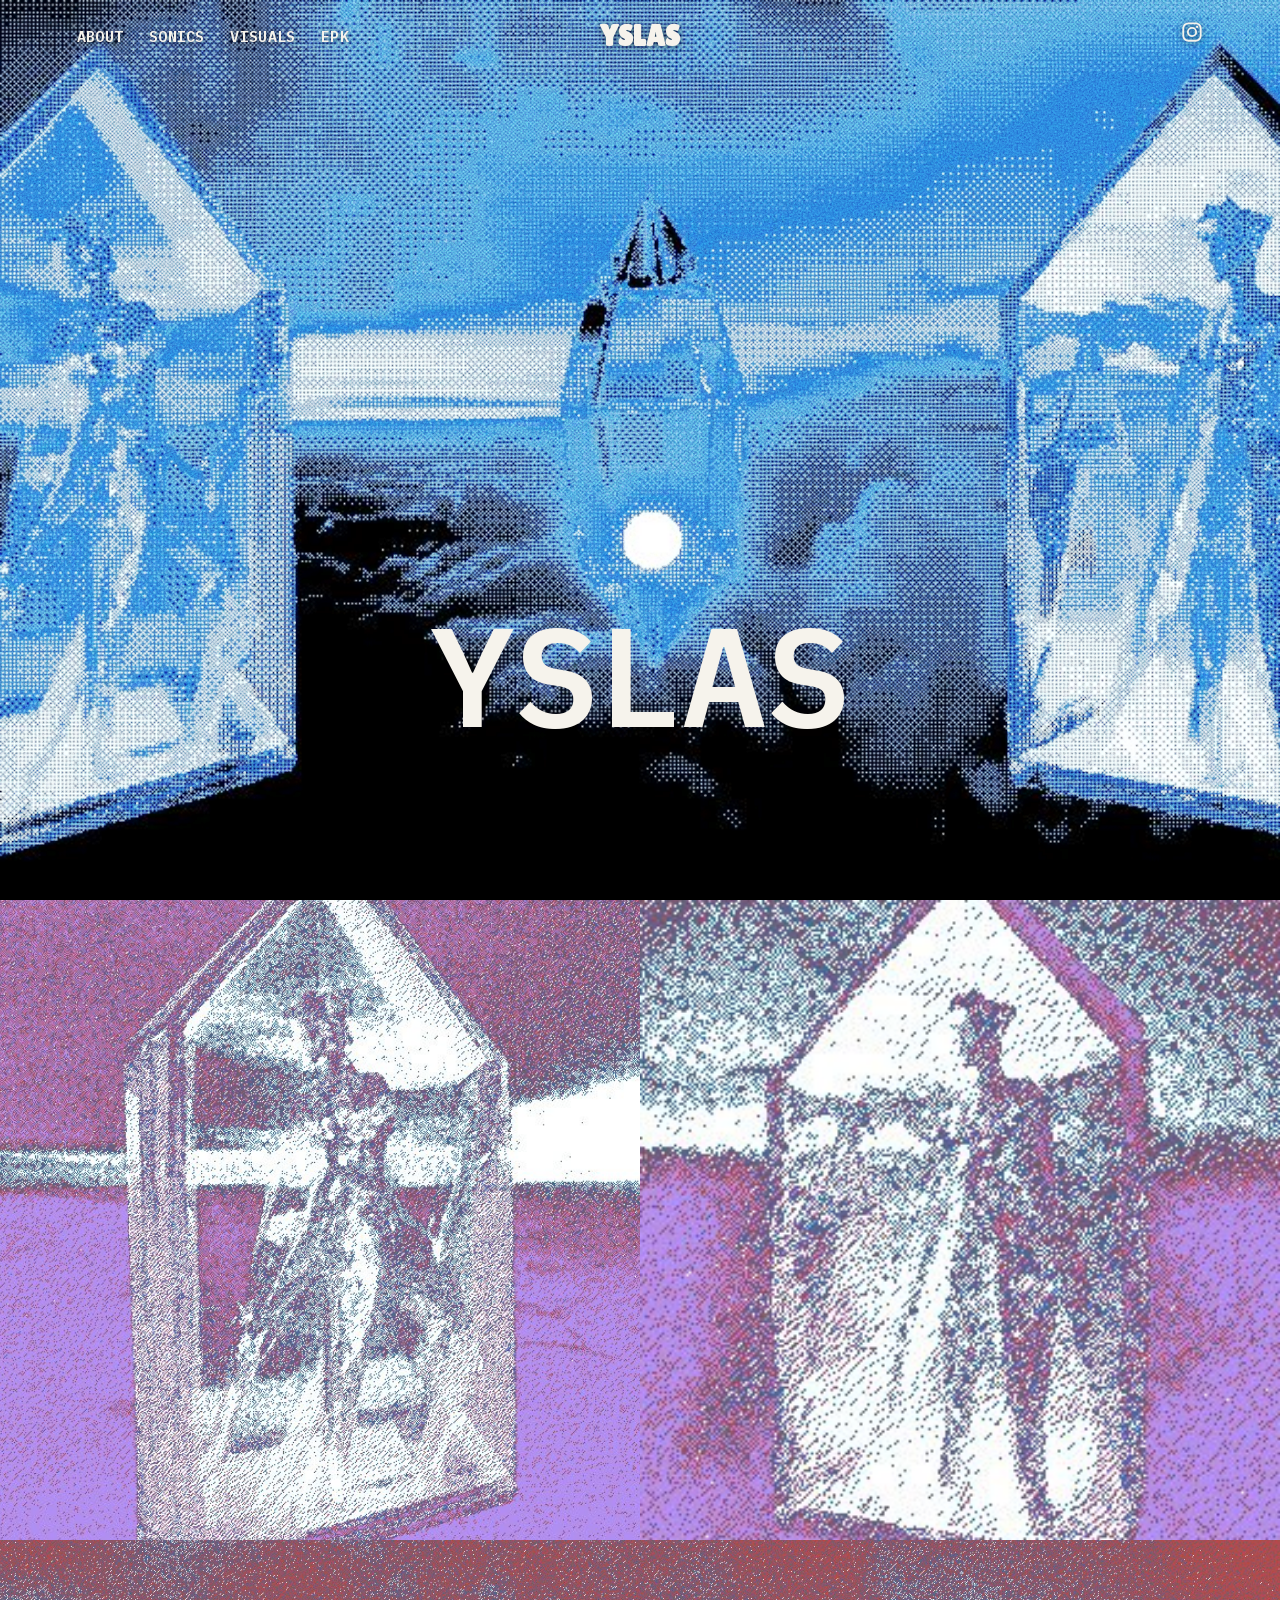
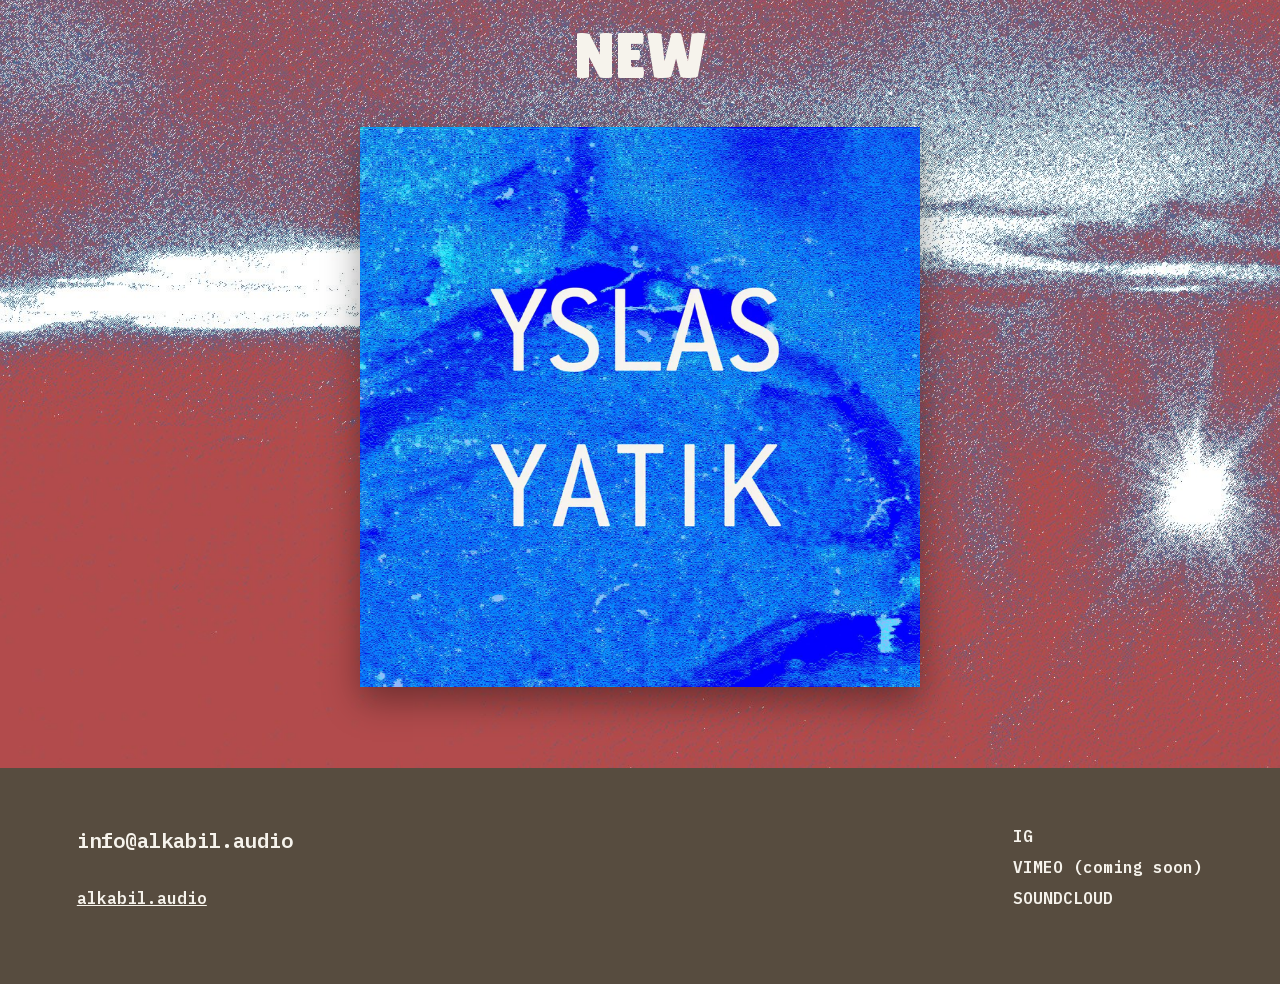
<file: index.html>
<!DOCTYPE html>
<html lang="en">
<head>
	<meta charset="utf-8">
	<meta name="viewport" content="width=device-width, initial-scale=1">
	<title>YSLAS</title>
	<meta name="description" content="DJ/VJ Duo based out of Houston/San Diego.">
	<link rel="icon" href="assets/img/favicon.ico">
	<link rel="stylesheet" href="css/style.css">
</head>
<body>
	<header class="site-header"></header>

	<!-- hero: full-screen graphic, animated static overlay, scaled wordmark -->
	<section class="hero">
		<div class="grain"></div>
		<div class="scaled-text">YSLAS</div>
	</section>

	<!-- two-up crystal gallery, full bleed with no gaps. Each image is its own
	     concentric-ring parallax host; the <img> inside is the no-JS fallback -->
	<section class="gallery-2 theme-light">
		<div class="parallax" data-img="assets/img/yslas-crystal-1-square-bitmap.jpg">
			<img src="assets/img/yslas-crystal-1-square-bitmap.jpg" alt="Yslas crystal graphic 1">
		</div>
		<div class="parallax" data-img="assets/img/yslas-crystal-2-square-bitmap.jpg">
			<img src="assets/img/yslas-crystal-2-square-bitmap.jpg" alt="Yslas crystal graphic 2">
		</div>
	</section>

	<!-- NEW: newest release cover, links out to the release -->
	<section class="home-new">
		<h1 class="new-title">NEW</h1>
		<div class="release-cover">
			<a href="https://tr.ee/vqnrRS0OUF" target="_blank" rel="noopener">
				<img src="assets/img/yatik-cover.jpg" alt="Yatik &mdash; newest YSLAS release">
			</a>
		</div>
	</section>

	<footer class="site-foot"></footer>
	<script src="js/site.js"></script>
</body>
</html>
</file>
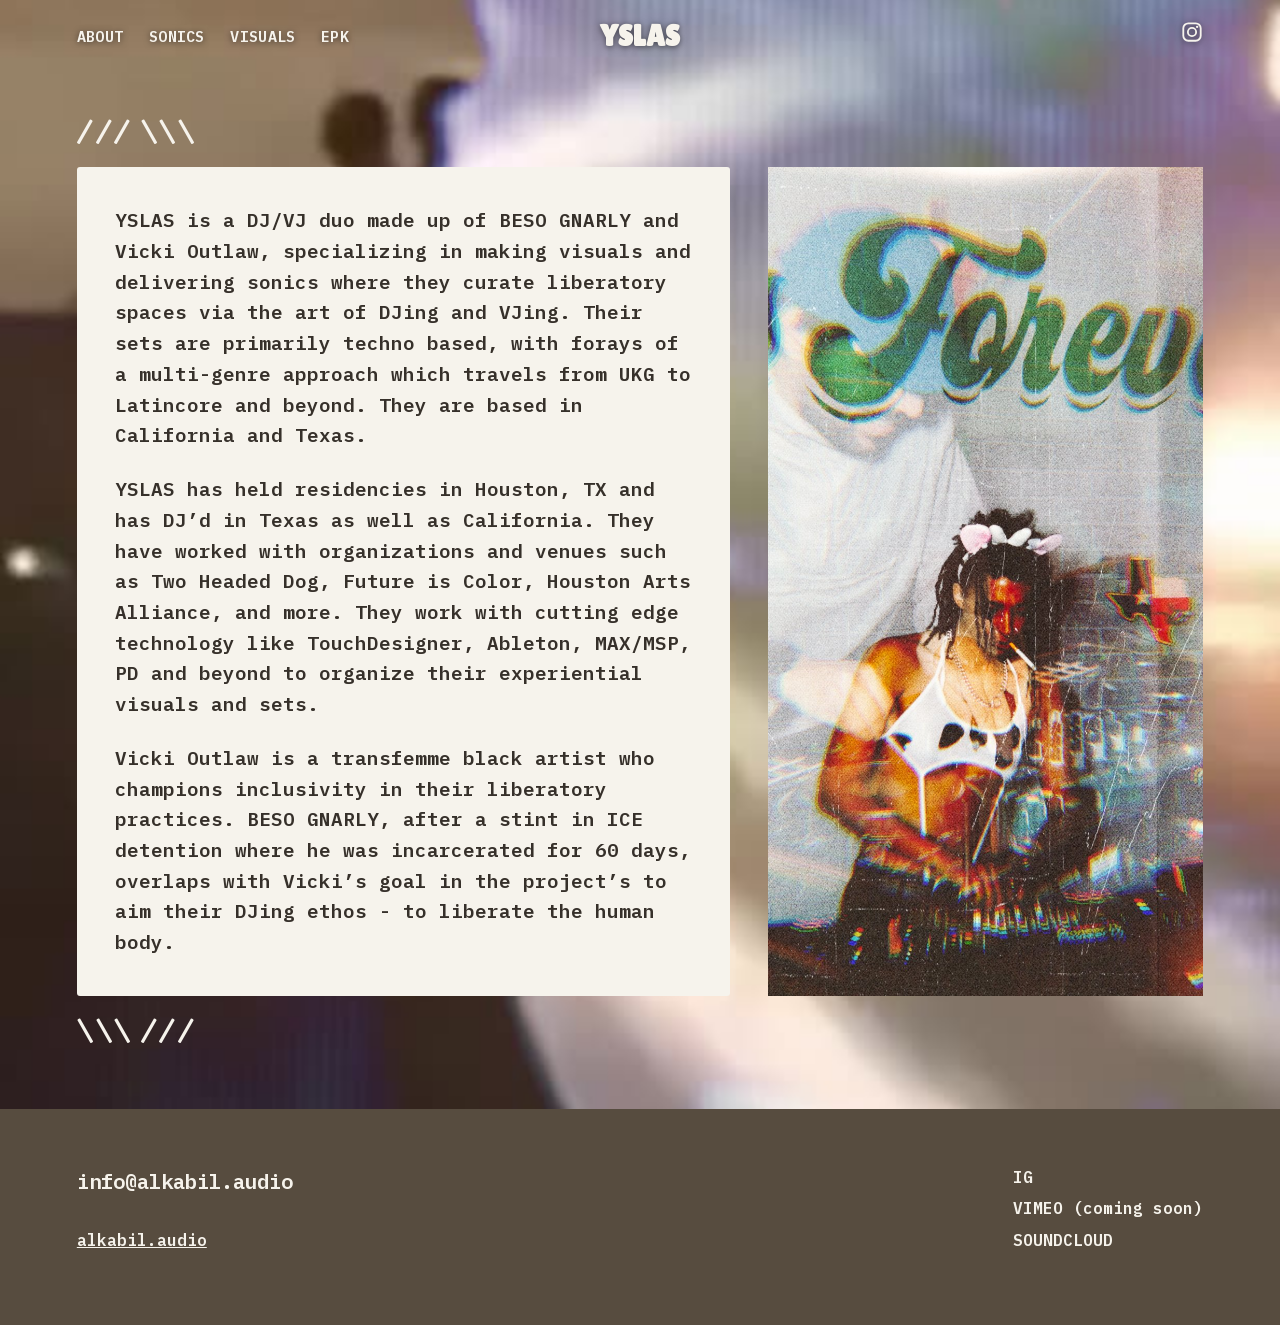
<file: about.html>
<!DOCTYPE html>
<html lang="en">
<head>
	<meta charset="utf-8">
	<meta name="viewport" content="width=device-width, initial-scale=1">
	<title>About &mdash; YSLAS</title>
	<meta name="description" content="DJ/VJ Duo based out of Houston/San Diego.">
	<link rel="icon" href="assets/img/favicon.ico">
	<link rel="stylesheet" href="css/style.css">
</head>
<body>
	<header class="site-header"></header>

	<section class="video-hero about-hero">
		<video class="bg-video" autoplay muted loop playsinline preload="auto"
			poster="assets/video/yatik-bg-poster.jpg">
			<source src="assets/video/yatik-bg.mp4" type="video/mp4">
		</video>

		<div class="hero-inner about-layout">
			<h3 class="slashes slashes-top">/// \\\</h3>
			<div class="text-box about-bio">
				<p>YSLAS is a DJ/VJ duo made up of BESO GNARLY and Vicki Outlaw, specializing in making visuals and delivering sonics where they curate liberatory spaces via the art of DJing and VJing. Their sets are primarily techno based, with forays of a multi-genre approach which travels from UKG to Latincore and beyond. They are based in California and Texas.</p>
				<p>YSLAS has held residencies in Houston, TX and has DJ&rsquo;d in Texas as well as California. They have worked with organizations and venues such as Two Headed Dog, Future is Color, Houston Arts Alliance, and more. They work with cutting edge technology like TouchDesigner, Ableton, MAX/MSP, PD and beyond to organize their experiential visuals and sets.</p>
				<p>Vicki Outlaw is a transfemme black artist who champions inclusivity in their liberatory practices. BESO GNARLY, after a stint in ICE detention where he was incarcerated for 60 days, overlaps with Vicki&rsquo;s goal in the project&rsquo;s to aim their DJing ethos - to liberate the human body.</p>
			</div>
			<h3 class="slashes slashes-bottom">\\\ ///</h3>
			<div class="about-img"><img src="assets/img/4ae3e967-4657-4865-ba66-878a40358718-labbet-app.jpg" alt="YSLAS performing live"></div>
		</div>
	</section>

	<footer class="site-foot"></footer>
	<script src="js/site.js"></script>
</body>
</html>
</file>
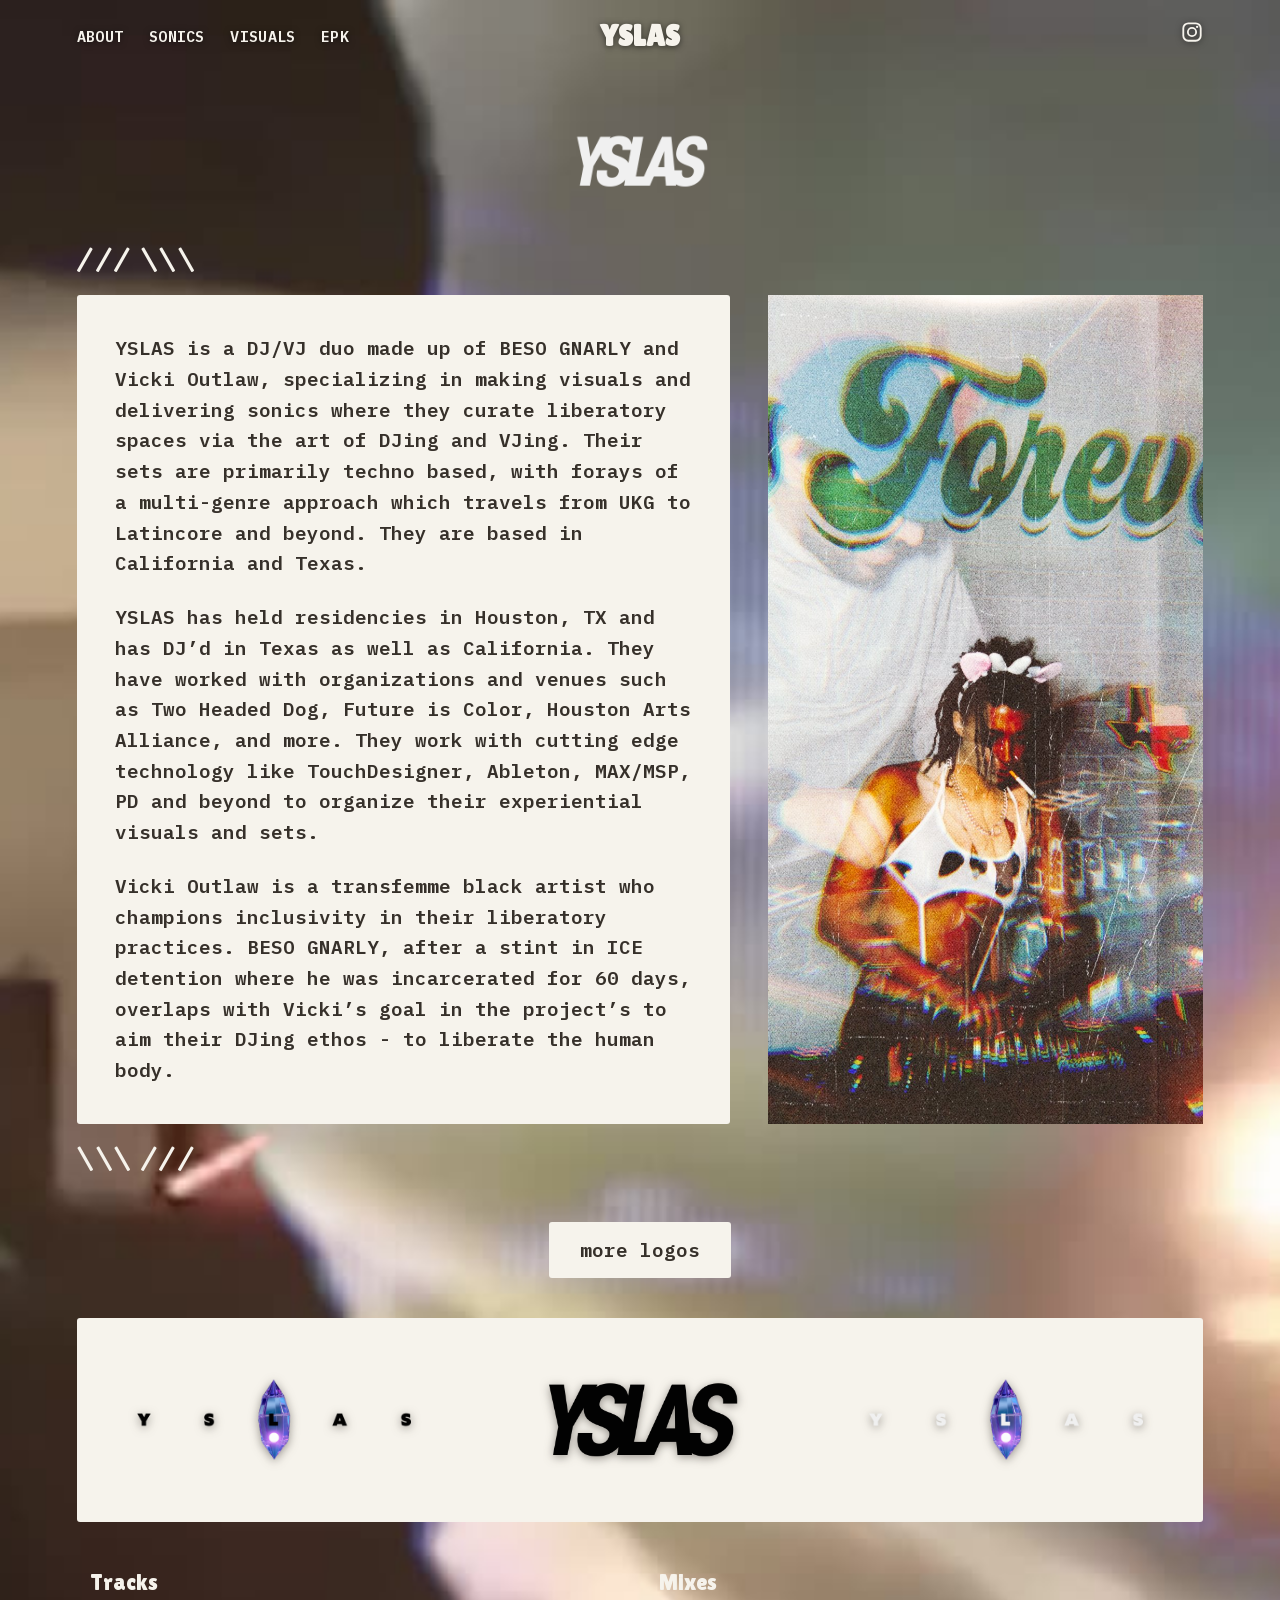
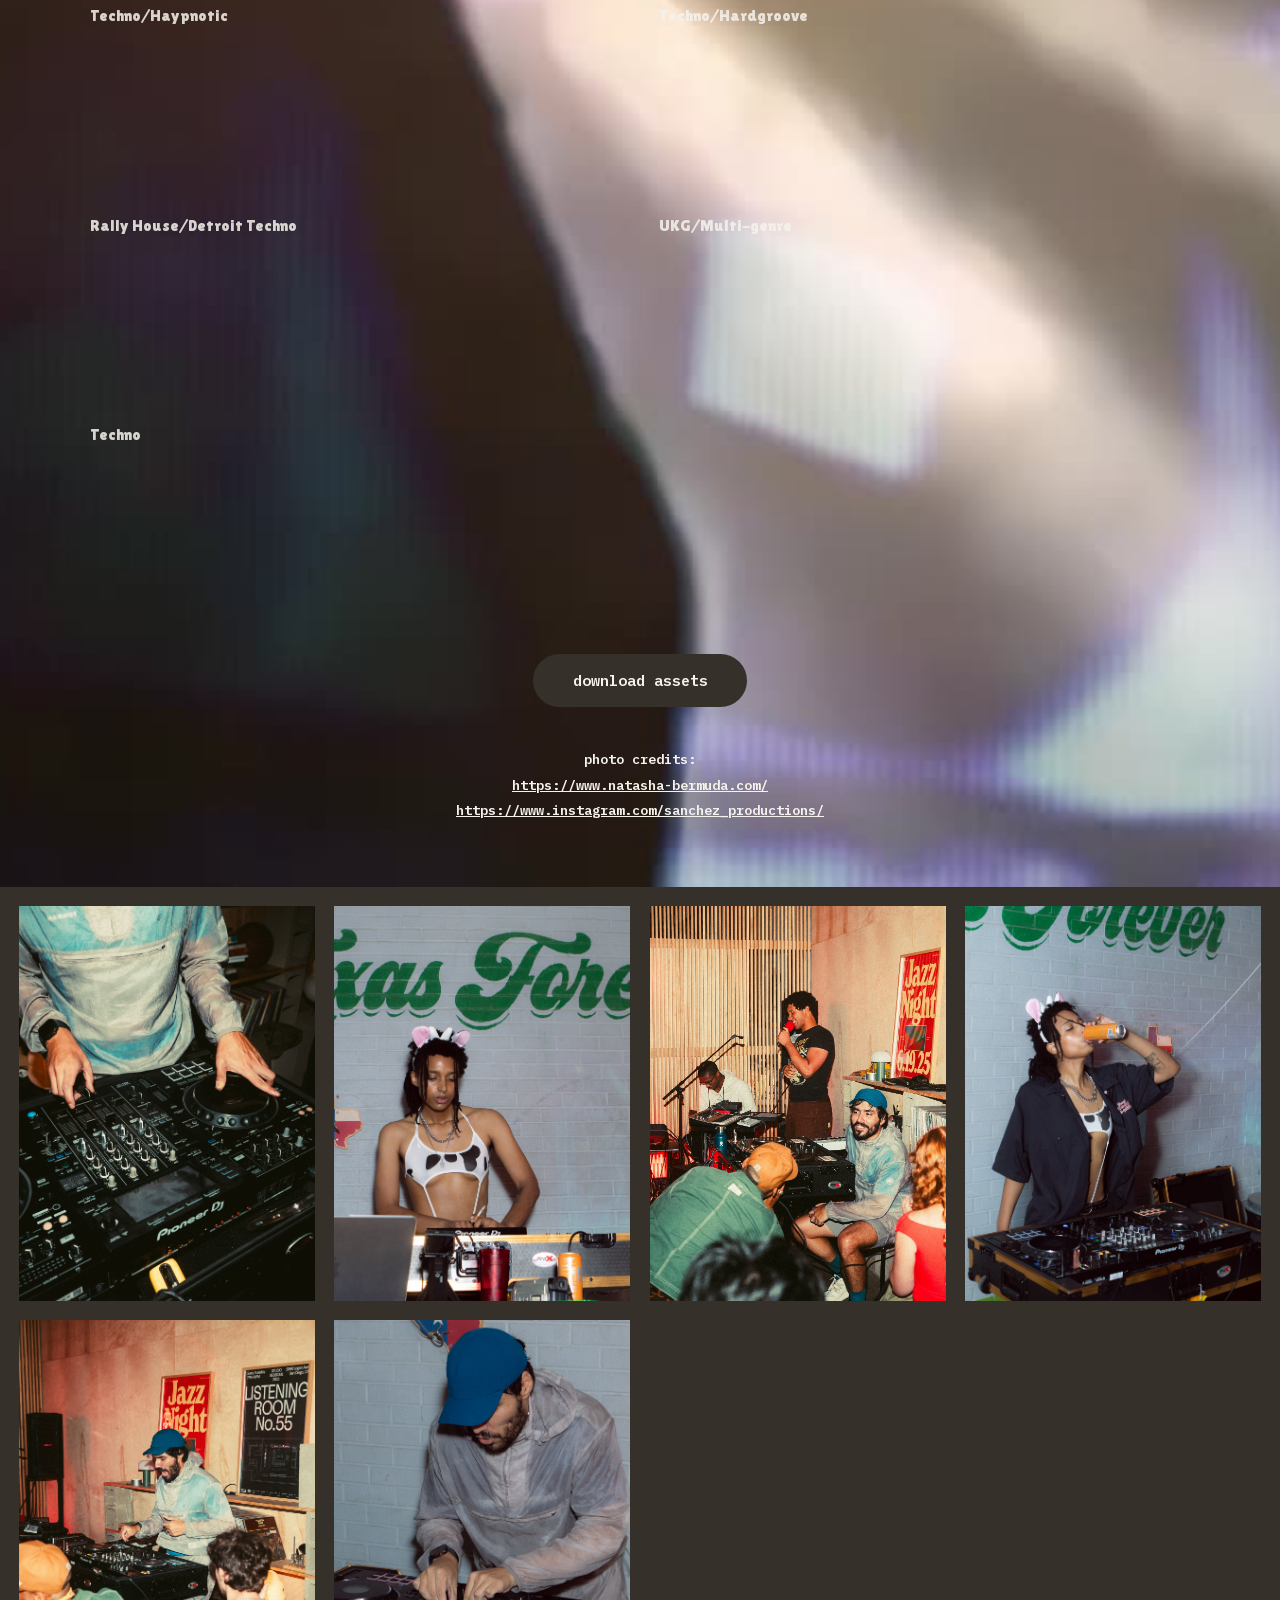
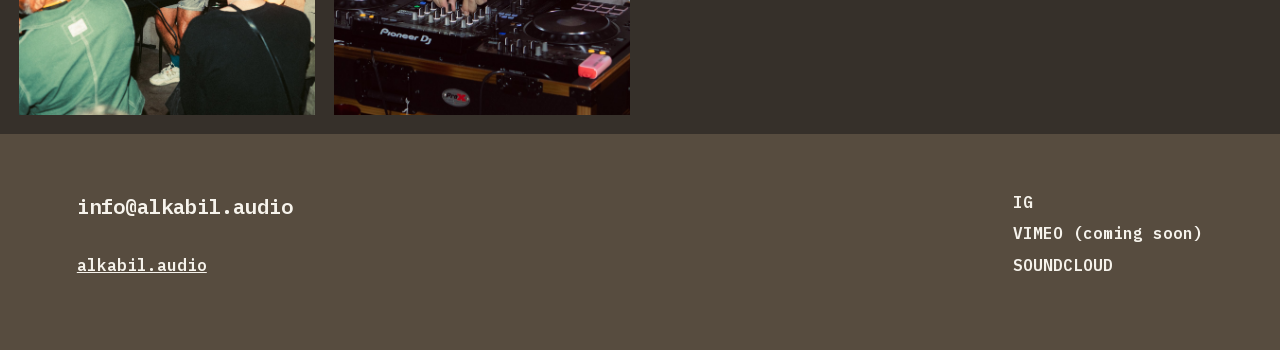
<file: epk.html>
<!DOCTYPE html>
<html lang="en">
<head>
	<meta charset="utf-8">
	<meta name="viewport" content="width=device-width, initial-scale=1">
	<title>EPK &mdash; YSLAS</title>
	<meta name="description" content="YSLAS electronic press kit.">
	<meta name="robots" content="noindex">
	<link rel="icon" href="assets/img/favicon.ico">
	<link rel="stylesheet" href="css/style.css">
</head>
<body>
	<header class="site-header"></header>

	<section class="video-hero epk-hero">
		<video class="bg-video" autoplay muted loop playsinline preload="auto"
			poster="assets/video/yatik-bg-poster.jpg">
			<source src="assets/video/yatik-bg.mp4" type="video/mp4">
		</video>

		<div class="hero-inner">
			<div class="epk-logo-light"><img src="assets/img/logo-light.png" alt="YSLAS logo"></div>

			<!-- portrait unit: image is first in the DOM so it sits at the top on
			     mobile; on desktop the grid places it to the right of the text box -->
			<div class="epk-portrait">
				<div class="epk-img"><img src="assets/img/4ae3e967-4657-4865-ba66-878a40358718-labbet-app.jpg" alt="YSLAS performing live"></div>
				<h3 class="slashes slashes-top">/// \\\</h3>
				<div class="text-box epk-bio">
					<p>YSLAS is a DJ/VJ duo made up of BESO GNARLY and Vicki Outlaw, specializing in making visuals and delivering sonics where they curate liberatory spaces via the art of DJing and VJing. Their sets are primarily techno based, with forays of a multi-genre approach which travels from UKG to Latincore and beyond. They are based in California and Texas.</p>
					<p>YSLAS has held residencies in Houston, TX and has DJ&rsquo;d in Texas as well as California. They have worked with organizations and venues such as Two Headed Dog, Future is Color, Houston Arts Alliance, and more. They work with cutting edge technology like TouchDesigner, Ableton, MAX/MSP, PD and beyond to organize their experiential visuals and sets.</p>
					<p>Vicki Outlaw is a transfemme black artist who champions inclusivity in their liberatory practices. BESO GNARLY, after a stint in ICE detention where he was incarcerated for 60 days, overlaps with Vicki&rsquo;s goal in the project&rsquo;s to aim their DJing ethos - to liberate the human body.</p>
				</div>
				<h3 class="slashes slashes-bottom">\\\ ///</h3>
			</div>

			<div class="epk-extras">
				<div class="text-box more-logos">more logos</div>

				<div class="epk-logos">
					<img src="assets/img/logo-crystal-dark.png" alt="YSLAS crystal logo, dark">
					<img src="assets/img/logo-dark.png" alt="YSLAS logo, dark">
					<img src="assets/img/logo-crystal.png" alt="YSLAS crystal logo">
				</div>

				<div class="epk-audio">
					<div class="epk-audio-col">
						<h4>Tracks</h4>
						<h5>Techno/Haypnotic</h5>
						<iframe title="Bodegata on SoundCloud" scrolling="no" allow="autoplay"
							src="https://w.soundcloud.com/player/?url=https%3A%2F%2Fsoundcloud.com%2Falkabil-audio%2Fbodegata&amp;visual=false&amp;show_artwork=true&amp;hide_related=true&amp;show_comments=false&amp;show_reposts=false&amp;show_teaser=false"></iframe>
						<h5>Rally House/Detroit Techno</h5>
						<iframe title="Uno on SoundCloud" scrolling="no" allow="autoplay"
							src="https://w.soundcloud.com/player/?url=https%3A%2F%2Fsoundcloud.com%2Falkabil-audio%2Funo&amp;visual=false&amp;show_artwork=true&amp;hide_related=true&amp;show_comments=false&amp;show_reposts=false&amp;show_teaser=false"></iframe>
						<h5>Techno</h5>
						<iframe title="Yatik on SoundCloud" scrolling="no" allow="autoplay"
							src="https://w.soundcloud.com/player/?url=https%3A%2F%2Fsoundcloud.com%2Falkabil-audio%2Fyatik&amp;visual=false&amp;show_artwork=true&amp;hide_related=true&amp;show_comments=false&amp;show_reposts=false&amp;show_teaser=false"></iframe>
					</div>
					<div class="epk-audio-col">
						<h4>Mixes</h4>
						<h5>Techno/Hardgroove</h5>
						<iframe title="YSLAS mix on SoundCloud" scrolling="no" allow="autoplay"
							src="https://w.soundcloud.com/player/?url=https%3A%2F%2Fapi.soundcloud.com%2Ftracks%2F2367802745&amp;visual=false&amp;show_artwork=true&amp;hide_related=true&amp;show_comments=false&amp;show_reposts=false&amp;show_teaser=false"></iframe>
						<h5>UKG/Multi-genre</h5>
						<iframe title="YSLAS mix on SoundCloud" scrolling="no" allow="autoplay"
							src="https://w.soundcloud.com/player/?url=https%3A%2F%2Fapi.soundcloud.com%2Ftracks%2F2284035419&amp;visual=false&amp;show_artwork=true&amp;hide_related=true&amp;show_comments=false&amp;show_reposts=false&amp;show_teaser=false"></iframe>
					</div>
				</div>

				<p><a class="btn epk-download" href="https://drive.google.com/drive/folders/1j_o4CxxsiKEUuckXBjwwE9vI_OxCfa-t" target="_blank" rel="noopener">download assets</a></p>

				<p class="epk-credits">photo credits:<br>
					<a href="https://www.natasha-bermuda.com/" target="_blank" rel="noopener">https://www.natasha-bermuda.com/</a><br>
					<a href="https://www.instagram.com/sanchez_productions/" target="_blank" rel="noopener">https://www.instagram.com/sanchez_productions/</a>
				</p>
			</div>
		</div>
	</section>

	<!-- live photos -->
	<section class="epk-gallery">
		<img src="assets/img/_51a0303.jpg" alt="YSLAS live photo 1">
		<img src="assets/img/hellmouth1027-27.jpg" alt="YSLAS live photo 2">
		<img src="assets/img/_51a0238.jpg" alt="YSLAS live photo 3">
		<img src="assets/img/hellmouth1027-15.jpg" alt="YSLAS live photo 4">
		<img src="assets/img/_51a0222.jpg" alt="YSLAS live photo 5">
		<img src="assets/img/hellmouth1027-28.jpg" alt="YSLAS live photo 6">
	</section>

	<footer class="site-foot"></footer>
	<script src="js/site.js"></script>
</body>
</html>
</file>
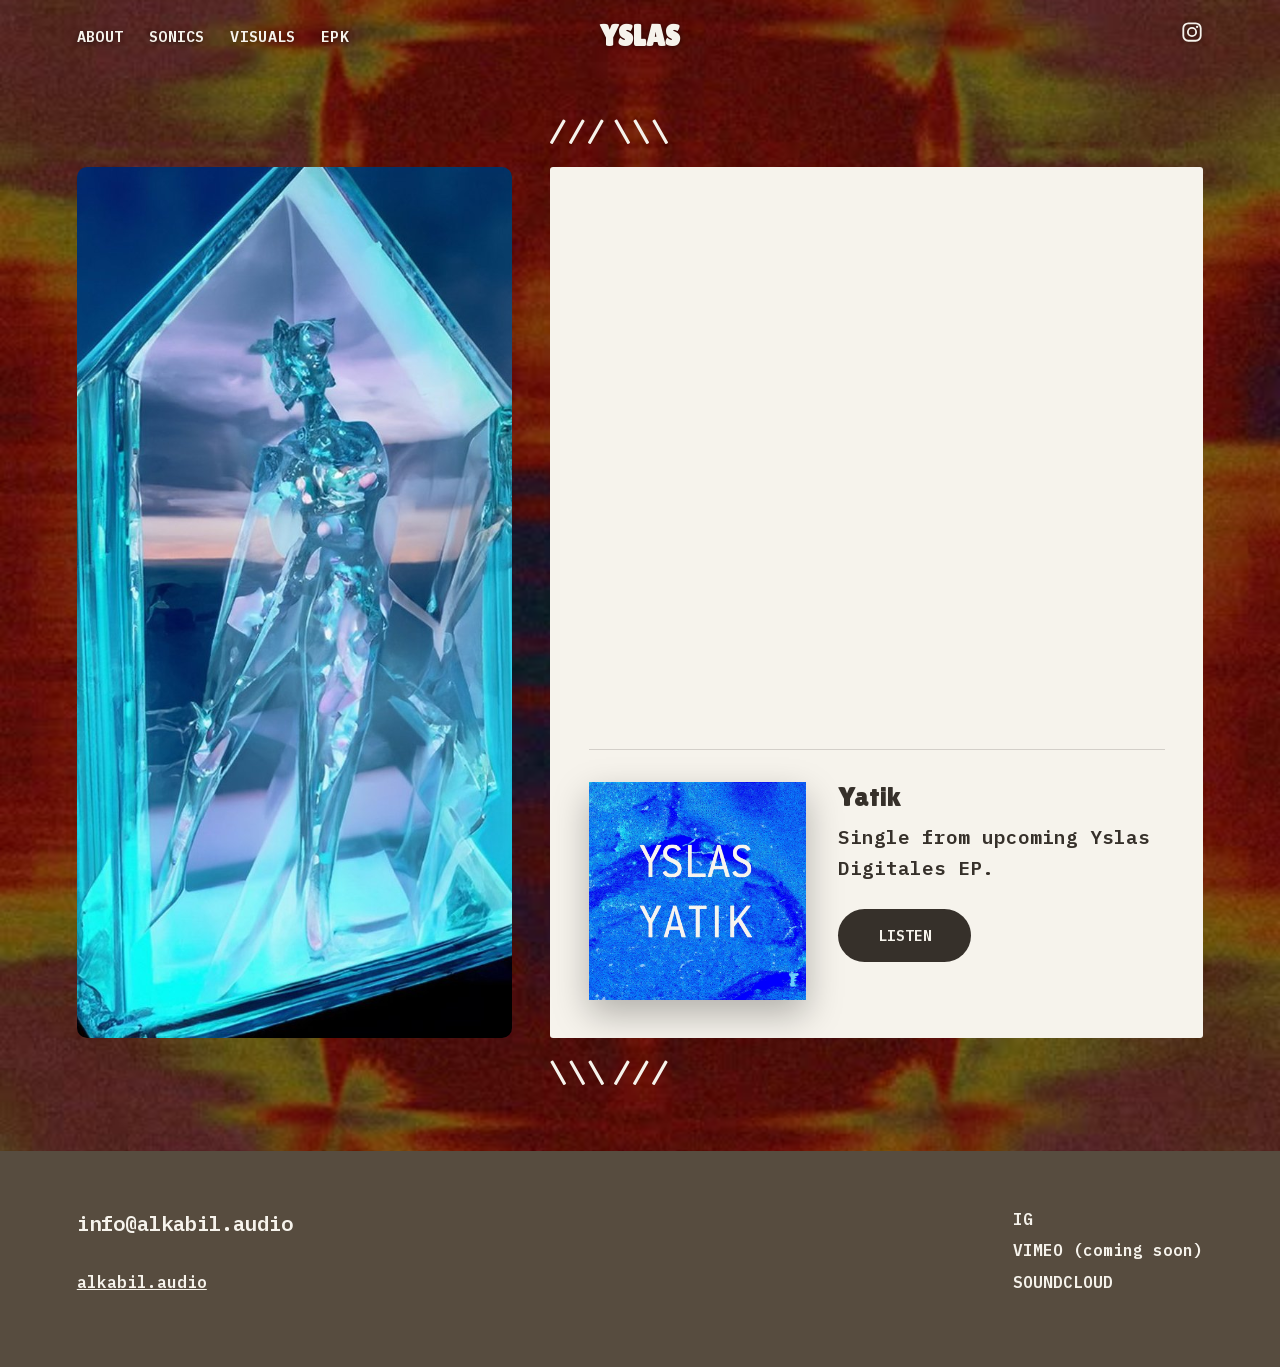
<file: sonics.html>
<!DOCTYPE html>
<html lang="en">
<head>
	<meta charset="utf-8">
	<meta name="viewport" content="width=device-width, initial-scale=1">
	<title>SONICS &mdash; YSLAS</title>
	<meta name="description" content="DJ/VJ Duo based out of Houston/San Diego.">
	<link rel="icon" href="assets/img/favicon.ico">
	<link rel="stylesheet" href="css/style.css">
</head>
<body>
	<header class="site-header"></header>

	<section class="video-hero">
		<video class="bg-video" autoplay muted loop playsinline preload="auto"
			poster="assets/video/sonics-bg-poster.jpg">
			<source src="assets/video/sonics-bg.mp4" type="video/mp4">
		</video>

		<div class="hero-inner split-layout">
			<h3 class="slashes slashes-top">/// \\\</h3>

			<div class="text-box split-box">
				<!-- tracks first, then the release, sharing one column width -->
				<div class="split-audio">
					<iframe title="Bodegata on SoundCloud" scrolling="no" allow="autoplay"
						src="https://w.soundcloud.com/player/?url=https%3A%2F%2Fsoundcloud.com%2Falkabil-audio%2Fbodegata&amp;visual=false&amp;show_artwork=true&amp;hide_related=true&amp;show_comments=false&amp;show_reposts=false&amp;show_teaser=false"></iframe>
					<iframe title="Uno on SoundCloud" scrolling="no" allow="autoplay"
						src="https://w.soundcloud.com/player/?url=https%3A%2F%2Fsoundcloud.com%2Falkabil-audio%2Funo&amp;visual=false&amp;show_artwork=true&amp;hide_related=true&amp;show_comments=false&amp;show_reposts=false&amp;show_teaser=false"></iframe>
					<iframe title="Yatik on SoundCloud" scrolling="no" allow="autoplay"
						src="https://w.soundcloud.com/player/?url=https%3A%2F%2Fsoundcloud.com%2Falkabil-audio%2Fyatik&amp;visual=false&amp;show_artwork=true&amp;hide_related=true&amp;show_comments=false&amp;show_reposts=false&amp;show_teaser=false"></iframe>
				</div>

				<hr class="box-rule">

				<!-- release block — cover, title, blurb, button -->
				<div class="release">
					<div class="release-art">
						<a href="https://tr.ee/vqnrRS0OUF" target="_blank" rel="noopener">
							<img src="assets/img/yatik-cover.jpg" alt="Yatik cover">
						</a>
					</div>
					<div class="release-text">
						<h3 class="release-title">Yatik</h3>
						<div class="release-desc">
							<p>Single from upcoming Yslas Digitales EP.</p>
						</div>
						<a class="btn" href="https://tr.ee/vqnrRS0OUF" target="_blank" rel="noopener">LISTEN</a>
					</div>
				</div>
			</div>

			<h3 class="slashes slashes-bottom">\\\ ///</h3>

			<div class="split-img">
				<div class="parallax" data-img="assets/img/yslas-crystal-1-square.jpg">
					<img src="assets/img/yslas-crystal-1-square.jpg" alt="Yslas crystal artwork">
				</div>
			</div>
		</div>
	</section>

	<footer class="site-foot"></footer>
	<script src="js/site.js"></script>
</body>
</html>
</file>
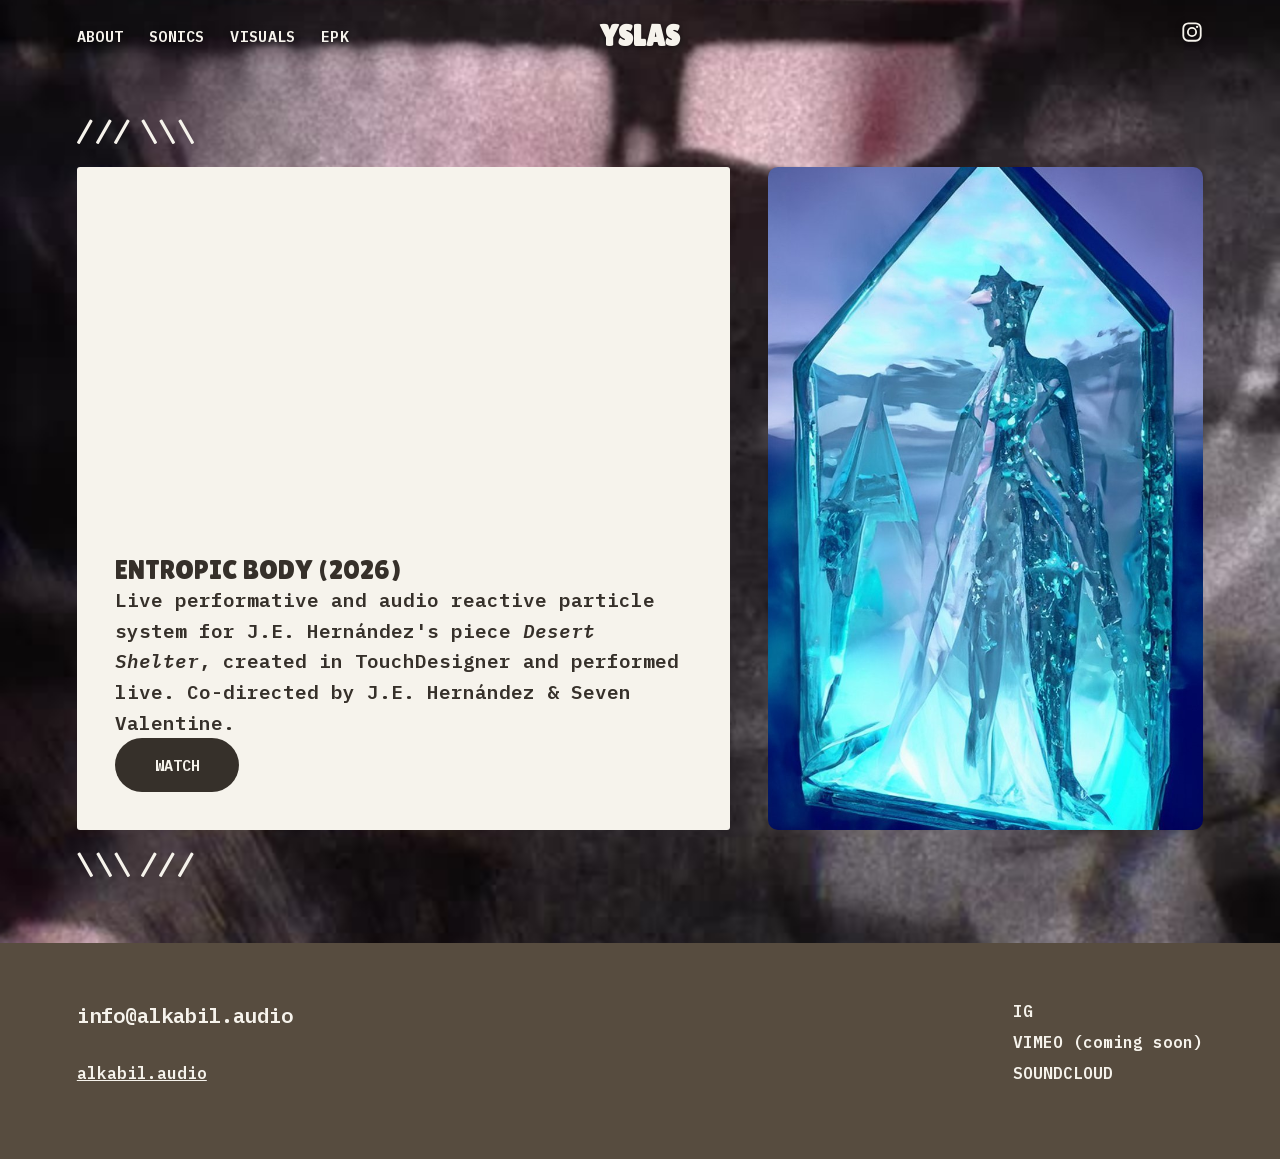
<file: visuals.html>
<!DOCTYPE html>
<html lang="en">
<head>
	<meta charset="utf-8">
	<meta name="viewport" content="width=device-width, initial-scale=1">
	<title>VISUALS &mdash; YSLAS</title>
	<meta name="description" content="DJ/VJ Duo based out of Houston/San Diego.">
	<link rel="icon" href="assets/img/favicon.ico">
	<link rel="stylesheet" href="css/style.css">
</head>
<body>
	<header class="site-header"></header>

	<section class="video-hero">
		<video class="bg-video" autoplay muted loop playsinline preload="auto"
			poster="assets/video/visuals-bg-poster.jpg">
			<source src="assets/video/visuals-bg.mp4" type="video/mp4">
		</video>

		<div class="hero-inner split-layout flip">
			<h3 class="slashes slashes-top">/// \\\</h3>

			<div class="text-box split-box">
				<!-- <h2>COMING SOON</h2>

				==========================================================
				     READY TO GO LIVE — delete the <h2>COMING SOON</h2> above and
				     uncomment this block. Same shape as the Sonics release: a
				     video, then a title, blurb and button.

				     The Vimeo embed below is a PLACEHOLDER borrowed from the
				     jehernandez site — swap the video id (and the `h=` hash, if
				     the video is unlisted) for the real one. Vimeo's share
				     dialog gives you the whole <iframe> to paste over it.
				================================================================ -->
				<div class="split-video">
					<iframe title="YSLAS visuals" loading="lazy"
						src="https://player.vimeo.com/video/1215223093?h=a0d14bbf1c&amp;app_id=122963"
						allow="autoplay; fullscreen; picture-in-picture" allowfullscreen></iframe>
				</div>

				<div class="release-text">
					<h3 class="release-title">ENTROPIC BODY (2026)</h3>
					<div class="release-desc">
						<p>Live performative and audio reactive particle system for J.E. Hernández's piece 
						<em>Desert Shelter</em>, created in TouchDesigner and performed live. Co-directed 
						by J.E. Hernández & Seven Valentine.</p>
					</div>
					<a class="btn" href="https://vimeo.com/1215223093" target="_blank" rel="noopener">WATCH</a>
				</div>
			</div>

			<h3 class="slashes slashes-bottom">\\\ ///</h3>

			<div class="split-img">
				<div class="parallax" data-img="assets/img/yslas-crystal-2-square.jpg">
					<img src="assets/img/yslas-crystal-2-square.jpg" alt="Yslas crystal artwork">
				</div>
			</div>
		</div>
	</section>

	<footer class="site-foot"></footer>
	<script src="js/site.js"></script>
</body>
</html>
</file>
<file: css/style.css>
/* YSLAS — hand-coded rebuild of the Squarespace original.
   body = IBM Plex Mono 600, headings = Lilita One 400. */

/* ---------- fonts (self-hosted, latin subsets) ---------- */
@font-face {
	font-family: 'IBM Plex Mono';
	font-style: normal; font-weight: 600; font-display: swap;
	src: url('../assets/fonts/ibm-plex-mono-600.woff2') format('woff2');
}
@font-face {
	font-family: 'IBM Plex Mono';
	font-style: normal; font-weight: 700; font-display: swap;
	src: url('../assets/fonts/ibm-plex-mono-700.woff2') format('woff2');
}
@font-face {
	font-family: 'IBM Plex Mono';
	font-style: italic; font-weight: 600; font-display: swap;
	src: url('../assets/fonts/ibm-plex-mono-600-italic.woff2') format('woff2');
}
@font-face {
	font-family: 'IBM Plex Mono';
	font-style: italic; font-weight: 700; font-display: swap;
	src: url('../assets/fonts/ibm-plex-mono-700-italic.woff2') format('woff2');
}
@font-face {
	font-family: 'Lilita One';
	font-style: normal; font-weight: 400; font-display: swap;
	src: url('../assets/fonts/lilita-one-400.woff2') format('woff2');
}

/* ---------- theme variables (HSL triplets from the original) ---------- */
:root {
	--black-hsl: 30, 12.5%, 18.82%;        /* warm brown-black */
	--white-hsl: 42, 35.71%, 94.51%;       /* warm off-white   */
	--accent-hsl: 30.73, 22.65%, 64.51%;   /* taupe            */
	--light-accent-hsl: 33.33, 32.14%, 89.02%;
	--dark-accent-hsl: 32.5, 16%, 29.41%;  /* medium brown (footer) */
	--black: hsl(var(--black-hsl));
	--white: hsl(var(--white-hsl));
	--accent: hsl(var(--accent-hsl));
	--brown: hsl(var(--dark-accent-hsl));
	--body-font: 'IBM Plex Mono', monospace;
	--heading-font: 'Lilita One', 'Helvetica Neue', Helvetica, Arial, sans-serif;
	--pad: 6vw;               /* section side padding */
	--header-h: 72px;
	--box-radius: 3px;
	--img-radius: 10px;          /* rounded corners on the Sonics/Visuals artwork */
	--cover-hover-scale: 1.04;   /* release-cover hover grow; 1 = no grow */
	--cover-max: 560px;          /* widest the home release cover ever gets */
	/* Home hero wordmark. --wordmark-top is how far down the hero it sits
	   (50% = dead centre). --wordmark-width drives the fitted font size:
	   site.js sizes the text to exactly fill this width, so halving it halves
	   the type. Mobile overrides the width below to keep the wordmark large. */
	--wordmark-top: 75%;
	--wordmark-width: 33%;
}

/* ---------- base ---------- */
* { margin: 0; padding: 0; box-sizing: border-box; }
html { scroll-behavior: smooth; }
body {
	font-family: var(--body-font);
	font-weight: 600;
	font-size: 1rem;
	line-height: 1.6;
	background: var(--white);
	color: var(--black);
	overflow-x: hidden;
}
h1, h2, h3, h4 {
	font-family: var(--heading-font);
	font-weight: 400;
	line-height: 1.1;
}
h1 { font-size: clamp(2.8rem, 8vw, 4rem); }
h2 { font-size: clamp(2rem, 6vw, 2.8rem); }
h3 { font-size: clamp(1.3rem, 4vw, 1.7rem); }
h4 { font-size: 1.2rem; }
img { max-width: 100%; display: block; }
a { color: inherit; }
a:hover { opacity: 0.7; }

.theme-black { background: var(--black); color: var(--white); }
.theme-light { background: var(--white); color: var(--black); }

/* ---------- shared: cream text box + slashes + pill button ---------- */
.text-box {
	background: var(--white);
	color: var(--black);
	padding: clamp(1.6em, 3vw, 2.6em);
	border-radius: var(--box-radius);
}
.text-box p + p { margin-top: 1.2em; }
/* desktop gets a larger reading size; mobile keeps the base 1rem */
@media (min-width: 761px) {
	.text-box { font-size: 1.2rem; }
}

.slashes {
	font-family: var(--heading-font);
	letter-spacing: 0.1em;
}

/* pill button — solid dark fill, cream text, fully rounded (see EPK "download assets") */
.btn {
	display: inline-block;
	font-family: var(--body-font);
	font-weight: 600;
	font-size: 0.95rem;
	text-decoration: none;
	color: var(--white);
	background: var(--black);
	padding: 0.95em 2.6em;
	border-radius: 999px;
	border: none;
	transition: opacity 0.2s;
}
.btn:hover { opacity: 0.82; }

/* ---------- header ---------- */
/* Persistent bar: FIXED on every page, always visible, on mobile and desktop.
   Starts fully clear; js/site.js adds .scrolled past 40px, which fades in the
   dark tint + blur (and fades back out at the very top). */
header.site-header {
	position: fixed;
	top: 0; left: 0; right: 0;
	z-index: 1000;
	height: var(--header-h);
	padding: 0 var(--pad);
	background: hsla(var(--black-hsl), 0);
	color: var(--white);
	-webkit-backdrop-filter: blur(0px);
	        backdrop-filter: blur(0px);
	transition: background 0.4s ease, color 0.4s ease,
	            -webkit-backdrop-filter 0.4s ease, backdrop-filter 0.4s ease;
}
header.site-header .header-inner {
	position: relative;   /* the centred .site-title anchors to this */
	display: flex;
	align-items: center;
	height: 100%;
}
/* Bar look once scrolled — tweak the alpha (0 = clear … 1 = solid) and the two
   blur values (higher = frostier). */
header.site-header.scrolled {
	background: hsla(var(--black-hsl), 0.72);
	-webkit-backdrop-filter: blur(6px);
	        backdrop-filter: blur(6px);
}
/* While the bar is clear over a photo/video, a soft shadow keeps the white text
   and icons legible. On .header-inner rather than the header itself: a filtered
   ancestor would become the containing block for fixed children. */
header.site-header:not(.scrolled) .header-inner {
	filter: drop-shadow(0 1px 3px rgba(0, 0, 0, 0.55));
}
/* Pages opening on a LIGHT section: dark nav until the tint arrives. */
body.light-top header.site-header:not(.scrolled) { color: var(--black); }
body.light-top header.site-header:not(.scrolled) .header-inner { filter: none; }
/* …unless the mobile menu is open — the bar then sits on the dark overlay. */
body.menu-open header.site-header { color: var(--white); }
body.menu-open header.site-header .header-inner { filter: none; }
@media (prefers-reduced-motion: reduce) { header.site-header { transition: none; } }

header.site-header .header-nav {
	display: flex;
	gap: 1.6em;
	flex: 1;
}
header.site-header .header-nav a {
	text-decoration: none;
	font-size: 0.95rem;
	letter-spacing: 0.02em;
}
header.site-header .site-title {
	font-family: var(--heading-font);
	font-size: 1.8rem;
	text-decoration: none;
	position: absolute;
	left: 50%;
	transform: translateX(-50%);
}
header.site-header .header-icons {
	flex: 1;
	display: flex;
	justify-content: flex-end;
	gap: 1em;
}
header.site-header .header-icons svg { width: 22px; height: 22px; }

header.site-header .burger { display: none; }
/* .mobile-menu is a direct child of <body> (see js/site.js) so the scrolled
   header's backdrop-filter can't trap its fixed positioning */
.mobile-menu { display: none; }
.mobile-menu a {
	text-decoration: none;
	letter-spacing: 0.02em;
}
@media (max-width: 760px) {
	header.site-header .header-nav,
	header.site-header .header-icons { display: none; }
	header.site-header .burger {
		display: flex;
		flex-direction: column;
		justify-content: center;
		gap: 8px;
		width: 34px; height: 34px;
		background: none; border: none; cursor: pointer;
		color: inherit;
		padding: 0;
	}
	header.site-header .burger span {
		display: block; height: 2px; width: 100%;
		background: currentColor;
		transition: transform 0.25s;
	}
	body.menu-open header.site-header .burger span:nth-child(1) { transform: translateY(5px) rotate(45deg); }
	body.menu-open header.site-header .burger span:nth-child(2) { transform: translateY(-5px) rotate(-45deg); }
	body.menu-open .mobile-menu {
		display: flex;
		flex-direction: column;
		gap: 1.4em;
		position: fixed;
		inset: var(--header-h) 0 0 0;
		background: var(--black);
		color: var(--white);
		padding: 2em var(--pad);
		font-size: 1.4rem;
		z-index: 999;
	}
	body.menu-open .mobile-menu svg { width: 26px; height: 26px; }
}

/* =====================================================================
   VIDEO BACKGROUND HERO  (About + EPK only)
   plain looping video behind the content — no overlay/tint
   ===================================================================== */
.video-hero {
	position: relative;
	overflow: hidden;
	color: var(--white);
}
.video-hero .bg-video {
	position: absolute;
	inset: 0;
	width: 100%;
	height: 100%;
	object-fit: cover;
	z-index: 0;
}
.video-hero .hero-inner {
	position: relative;
	z-index: 1;
	max-width: 1750px;
	margin: 0 auto;
	padding: calc(var(--header-h) + 5vh) var(--pad) 7vh;
}
.video-hero .slashes { color: var(--white); }

/* =====================================================================
   HOME
   ===================================================================== */
.hero {
	position: relative;
	min-height: 100vh;
	overflow: hidden;
	background: var(--black) url('../assets/img/yslas-main-graficc-bitmap.jpg') center / cover no-repeat;
	color: var(--white);
}
/* wordmark sits below centre (see --wordmark-top), never wraps — site.js sizes
   it to fill --wordmark-width exactly, so it always stays on one line */
.scaled-text {
	position: absolute;
	top: var(--wordmark-top);
	left: 50%;
	transform: translate(-50%, -50%);
	z-index: 1;
	width: var(--wordmark-width);
	text-align: center;
	font-family: var(--body-font);
	font-weight: 600;
	line-height: 1;
	white-space: nowrap;
}
/* mobile keeps the wordmark at its larger size (and the same lowered position) */
@media (max-width: 760px) {
	.scaled-text { --wordmark-width: 66%; }
}

/* Film-grain / static overlay (same mechanic as the alkabil site). Procedural
   SVG feTurbulence noise — no image asset. Sits above the background image and
   below the wordmark; `overlay` blend lets the photo show through. Tune opacity
   for strength and the animation speed for how "busy" the static reads. */
.grain {
	position: absolute;
	inset: -8%;              /* oversized so the jitter never exposes an edge */
	z-index: 0;
	pointer-events: none;
	/* baseFrequency controls grain size. Higher = finer, lower = larger grains.
	numOctaves controls complexity. More octaves = finer layers of detail. */
	background-image: url("data:image/svg+xml,%3Csvg xmlns='http://www.w3.org/2000/svg' width='120' height='120'%3E%3Cfilter id='g'%3E%3CfeTurbulence type='fractalNoise' baseFrequency='0.65' numOctaves='3' stitchTiles='stitch'/%3E%3CfeColorMatrix type='saturate' values='0'/%3E%3C/filter%3E%3Crect width='100%25' height='100%25' filter='url(%23g)'/%3E%3C/svg%3E");
	background-size: 150px 150px;	/*Larger values = larger grain. */
	opacity: 0.85;
	filter: contrast(250%);
	mix-blend-mode: overlay;
	animation: grain-flicker 0.5s steps(4) infinite;
}
@keyframes grain-flicker {
	0%   { transform: translate(0, 0); }
	25%  { transform: translate(-4%, 3%); }
	50%  { transform: translate(3%, -3%); }
	75%  { transform: translate(-2%, -4%); }
	100% { transform: translate(0, 0); }
}
@media (prefers-reduced-motion: reduce) { .grain { animation: none; } }

/* two-up crystal gallery — full bleed, no gaps */
.gallery-2 {
	display: grid;
	grid-template-columns: 1fr 1fr;
	gap: 0;
	padding: 0;
}
@media (max-width: 760px) { .gallery-2 { grid-template-columns: 1fr; } }

/* Concentric-ring parallax (same mechanic as the alkabil hero). js/site.js
   replaces each host's contents with N masked ring layers, every one holding a
   copy of the image, and shifts them with the pointer — inner disc slowest,
   outer rings fastest. Masks are set inline per ring; tunables live in the
   PARALLAX config in js/site.js. The plain <img> is the fallback that shows if
   JS is off or reduced-motion is on (the host is then left untouched). */
.parallax {
	position: relative;
	aspect-ratio: 1;
	overflow: hidden;
}
.parallax > img { width: 100%; height: 100%; object-fit: cover; }
.parallax-ring {
	position: absolute; inset: 0;
	-webkit-mask-repeat: no-repeat; mask-repeat: no-repeat;
}
.parallax-ring-img {
	position: absolute;          /* inset set inline (oversized so shifts hide edges) */
	background-size: cover;
	background-position: center;
	will-change: transform;
}

/* NEW — newest release cover on the light-streak background */
.home-new {
	background: var(--black) url('../assets/img/yslas-light-bitmap.jpg') center / cover no-repeat;
	color: var(--white);
	display: flex;
	flex-direction: column;
	align-items: center;
	gap: 2.2rem;
	padding: 9vh var(--pad);
	text-align: center;
}

/* Release cover — soft drop shadow, grows slightly on hover. The hover lives on
   the wrapper (not the <a>) so it still works if the cover is ever unlinked. */
/* Sized exactly like the newest-release cover on the alkabil site: ONE rule, no
   breakpoint. It takes the full column width minus a small inset on narrow
   screens, and stops growing at --cover-max on everything wider. (The section
   already insets its sides by --pad, so the 4vw here is the extra breathing
   room alkabil gets from its own gutter.) --cover-max is the size dial. */
.release-cover { width: min(calc(100% - 4vw), var(--cover-max)); }
/* opt out of the global `a:hover { opacity }` — the cover should only grow,
   never fade */
.release-cover a { display: block; }
.release-cover a:hover { opacity: 1; }
.release-cover img {
	width: 100%;
	height: auto;
	box-shadow: 0 14px 34px rgba(0, 0, 0, 0.38);
	transition: transform 0.45s cubic-bezier(0.22, 0.7, 0.3, 1),
	            box-shadow 0.45s cubic-bezier(0.22, 0.7, 0.3, 1);
}
.release-cover:hover img {
	transform: scale(var(--cover-hover-scale, 1.04));
	box-shadow: 0 22px 52px rgba(0, 0, 0, 0.5);
}
@media (prefers-reduced-motion: reduce) {
	.release-cover img { transition: none; }
	.release-cover:hover img { transform: none; }
}

/* =====================================================================
   ABOUT  (cream text box + square headshot, over video)
   desktop: slashes-top / [box | image] / slashes-bottom
   mobile:  slashes-top, box, slashes-bottom, image (image = wide rectangle)
   ===================================================================== */
.about-hero { min-height: 100vh; display: flex; align-items: center; }
.about-hero .hero-inner { width: 100%; }
.about-layout {
	display: grid;
	grid-template-columns: minmax(0, 1.5fr) minmax(0, 1fr);
	grid-template-rows: auto auto auto;
	column-gap: clamp(1.5rem, 3vw, 2.75rem);
	row-gap: 1.25rem;
	align-content: center;
}
.about-layout .slashes-top    { grid-column: 1; grid-row: 1; }
.about-layout .about-bio      { grid-column: 1; grid-row: 2; }
.about-layout .slashes-bottom { grid-column: 1; grid-row: 3; }
.about-layout .about-img      { grid-column: 2; grid-row: 2; align-self: stretch; }
.about-layout .about-img img  { width: 100%; height: 100%; object-fit: cover; object-position: center 25%; }
@media (max-width: 760px) {
	.about-layout { display: flex; flex-direction: column; gap: 1.4rem; }
	.about-layout .about-img { aspect-ratio: 16 / 9; }
}

/* =====================================================================
   SONICS / VISUALS  (no video — light bg, image + coming soon)
   ===================================================================== */
/* Simple centred, full-height page — used by 404.html. Kept separate from
   .split-layout below, which is the two-column Sonics/Visuals arrangement. */
.split {
	display: grid;
	align-items: center;
	padding: calc(var(--header-h) + 6vh) var(--pad) 6vh;
	min-height: 100vh;
}
.split-text .slashes { display: block; margin: 1em 0 1.6em; font-size: 1.4rem; }

/* Same shape as .about-layout, so all four content pages read as one system:
   slashes / cream box / slashes stacked in one column, crystal artwork beside
   it. `.flip` mirrors the columns (Visuals). The artwork is a .parallax host —
   see §3.1c — so the crystal reacts to the pointer like the home gallery. */
.split-layout {
	display: grid;
	grid-template-rows: auto auto auto;
	column-gap: clamp(1.5rem, 3vw, 2.75rem);
	row-gap: 1.25rem;
	align-content: center;
}
/* DEFAULT = SONICS: artwork LEFT, copy right.
   The copy column is the wider one, so the fr values swap with the sides. */
.split-layout               { grid-template-columns: minmax(0, 1fr) minmax(0, 1.5fr); }
.split-layout .split-img      { grid-column: 1; grid-row: 2; }
.split-layout .slashes-top    { grid-column: 2; grid-row: 1; }
.split-layout .split-box      { grid-column: 2; grid-row: 2; }
.split-layout .slashes-bottom { grid-column: 2; grid-row: 3; }

/* .flip = VISUALS: artwork RIGHT, copy left — the same arrangement as About. */
.split-layout.flip               { grid-template-columns: minmax(0, 1.5fr) minmax(0, 1fr); }
.split-layout.flip .split-img      { grid-column: 2; }
.split-layout.flip .slashes-top,
.split-layout.flip .split-box,
.split-layout.flip .slashes-bottom { grid-column: 1; }

/* Artwork fills the row height so the box and image line up top and bottom,
   exactly like About. `aspect-ratio: auto` overrides the square default on
   .parallax; the ring images use background-size: cover, so they crop rather
   than distort at whatever height the copy column ends up. */
.split-layout .split-img { align-self: stretch; }
.split-layout .split-img .parallax {
	height: 100%;
	aspect-ratio: auto;
	border-radius: var(--img-radius);
}
@media (max-width: 760px) {
	/* stack in DOM order; artwork is last in the markup so it lands at the
	   bottom, as a wide rectangle (matching About) */
	.split-layout { display: flex; flex-direction: column; gap: 1.4rem; }
	.split-layout .split-img .parallax { height: auto; aspect-ratio: 16 / 9; }
}

/* ---- release block (mechanic ported from the alkabil artist pages) ----
   Cover left, copy right, stacking on narrow screens. Lives inside a .text-box
   so it sits on cream over the video. */
.release {
	display: grid;
	grid-template-columns: minmax(0, 2fr) minmax(0, 3fr);
	gap: clamp(1.2rem, 2.5vw, 2rem);
	align-items: start;
}
.release .release-art img {
	width: 100%;
	box-shadow: 0 14px 34px rgba(0, 0, 0, 0.28);
	transition: transform 0.45s cubic-bezier(0.22, 0.7, 0.3, 1),
	            box-shadow 0.45s cubic-bezier(0.22, 0.7, 0.3, 1);
}
.release .release-art a { display: block; }
.release .release-art a:hover { opacity: 1; }        /* grow, never fade */
.release .release-art:hover img {
	transform: scale(var(--cover-hover-scale, 1.04));
	box-shadow: 0 22px 52px rgba(0, 0, 0, 0.42);
}
.release .release-title { margin-bottom: 0.6rem; }
.release .release-desc + .btn { margin-top: 1.6rem; }
@media (prefers-reduced-motion: reduce) {
	.release .release-art img { transition: none; }
	.release .release-art:hover img { transform: none; }
}
@media (max-width: 560px) {
	.release { grid-template-columns: 1fr; }
}

/* audio embeds above the release — same column width as the release block */
.split-audio { margin-bottom: 2rem; }
.split-audio iframe {
	width: 100%;
	height: 160px;
	border: 0;
	display: block;
}
.split-audio iframe + iframe { margin-top: 1rem; }

/* video embed (Visuals) — 16:9, same column width as the copy below it */
.split-video { margin-bottom: 1.6rem; }
.split-video iframe {
	width: 100%;
	aspect-ratio: 16 / 9;
	border: 0;
	display: block;
}

/* divider between the tracks and the release inside the same box */
.box-rule {
	border: 0;
	border-top: 1px solid hsla(var(--black-hsl), 0.18);
	margin: 0 0 2rem;
}

/* =====================================================================
   EPK  (unlisted — video hero with logo, box, logos, embed, download)
   ===================================================================== */
.epk-logo-light { width: min(220px, 55vw); margin: 0 auto 2.5rem; }
.epk-logo-light img { width: 100%; object-fit: contain; }

/* portrait unit: text box + headshot */
.epk-portrait {
	display: grid;
	grid-template-columns: minmax(0, 1.5fr) minmax(0, 1fr);
	grid-template-rows: auto auto auto;
	column-gap: clamp(1.5rem, 3vw, 2.75rem);
	row-gap: 1.25rem;
	margin-bottom: 3rem;
}
.epk-portrait .slashes-top    { grid-column: 1; grid-row: 1; }
.epk-portrait .epk-bio        { grid-column: 1; grid-row: 2; }
.epk-portrait .slashes-bottom { grid-column: 1; grid-row: 3; }
.epk-portrait .epk-img        { grid-column: 2; grid-row: 2; align-self: stretch; }
.epk-portrait .epk-img img    { width: 100%; height: 100%; object-fit: cover; object-position: center 25%; }
@media (max-width: 760px) {
	/* DOM order is image-first, so the headshot sits at the top on mobile */
	.epk-portrait { display: flex; flex-direction: column; gap: 1.4rem; }
	.epk-portrait .epk-img { aspect-ratio: 16 / 9; order: -1; }
}

/* extras below the portrait */
.epk-extras { text-align: center; }
.more-logos {
	width: fit-content;
	margin: 0 auto 2.5rem;
	padding: 0.65em 1.6em;
}
/* logo variants sit on a cream panel so the light marks stay readable,
   with a drop shadow to lift them off it */
.epk-logos {
	display: grid;
	grid-template-columns: repeat(3, 1fr);
	align-items: center;
	gap: clamp(1.5rem, 4vw, 3rem);
	margin-bottom: 3rem;
	background: var(--white);
	border-radius: var(--box-radius);
	padding: clamp(1.5rem, 3vw, 2.5rem);
}
.epk-logos img {
	width: 100%;
	object-fit: contain;
	filter: drop-shadow(0 2px 5px hsla(var(--black-hsl), 0.5));
}

/* audio: Tracks | Mixes, all embeds the same compact height */
.epk-audio {
	display: grid;
	grid-template-columns: 1fr 1fr;
	gap: clamp(1.5rem, 3vw, 2.5rem);
	max-width: 1100px;
	margin: 0 auto 2.5rem;
	text-align: left;
}
.epk-audio h4 {
	font-size: 1.4rem;
	margin-bottom: 0.8rem;
}
/* Optional subheading under a "Tracks"/"Mixes" head — e.g. a genre label above
   an embed. Only h1–h4 get the site heading styles by default, so h5 needs its
   own rule: without this it would fall back to the browser default (body font,
   ~0.83rem, bold) and end up SMALLER than the text it introduces. Sized just
   under the h4 and slightly muted so it reads as secondary. */
.epk-audio h5 {
	font-family: var(--heading-font);
	font-weight: 400;
	font-size: 1rem;
	line-height: 1.1;
	margin-bottom: 0.6rem;
	opacity: 0.85;
}
/* an embed directly above a subheading needs breathing room */
.epk-audio iframe + h5 { margin-top: 1.4rem; }
.epk-audio iframe {
	width: 100%;
	height: 160px;
	border: 0;
	display: block;
}
.epk-audio iframe + iframe { margin-top: 1rem; }
.epk-download { margin-bottom: 2.5rem; }
.epk-credits { font-size: 0.85rem; line-height: 1.9; }
.epk-credits a { text-decoration: underline; }
@media (max-width: 760px) {
	.epk-logos { grid-template-columns: 1fr; gap: 2rem; }
	.epk-audio { grid-template-columns: 1fr; }
}

/* EPK live-photo gallery — all 6 in one row when wide; too narrow for 6 and it
   becomes 4 + 2 (the trailing two keep their cell size, never stretched);
   too narrow for 4 and it settles at 2 columns, which is the floor. */
.epk-gallery {
	display: grid;
	grid-template-columns: repeat(6, 1fr);
	gap: 1.5vw;
	padding: 1.5vw;
	background: var(--black);
}
.epk-gallery img { width: 100%; aspect-ratio: 3 / 4; object-fit: cover; }
@media (max-width: 1500px) { .epk-gallery { grid-template-columns: repeat(4, 1fr); } }
@media (max-width: 1000px) { .epk-gallery { grid-template-columns: repeat(2, 1fr); } }
@media (max-width: 760px)  { .epk-gallery { grid-template-columns: repeat(2, 1fr); gap: 3vw; padding: 3vw; } }

/* =====================================================================
   FOOTER  (warm dark-brown bar, cream text)
   ===================================================================== */
footer.site-foot {
	display: flex;
	justify-content: space-between;
	align-items: flex-start;
	gap: 2em;
	padding: 3.5em var(--pad) 4.5em;
	background: var(--brown);
	color: var(--white);
}
footer.site-foot a { color: var(--white); }
footer.site-foot .foot-email { font-size: 1.3rem; margin-bottom: 1.4em; }
footer.site-foot .foot-links a { text-decoration: underline; }
footer.site-foot .foot-right .foot-links { display: flex; flex-direction: column; gap: 0.35em; }
footer.site-foot .foot-right .foot-links a { text-decoration: none; }
footer.site-foot .foot-right .foot-links a:hover { text-decoration: underline; }
@media (max-width: 760px) {
	footer.site-foot { flex-direction: column; gap: 2.5em; }
}
</file>
